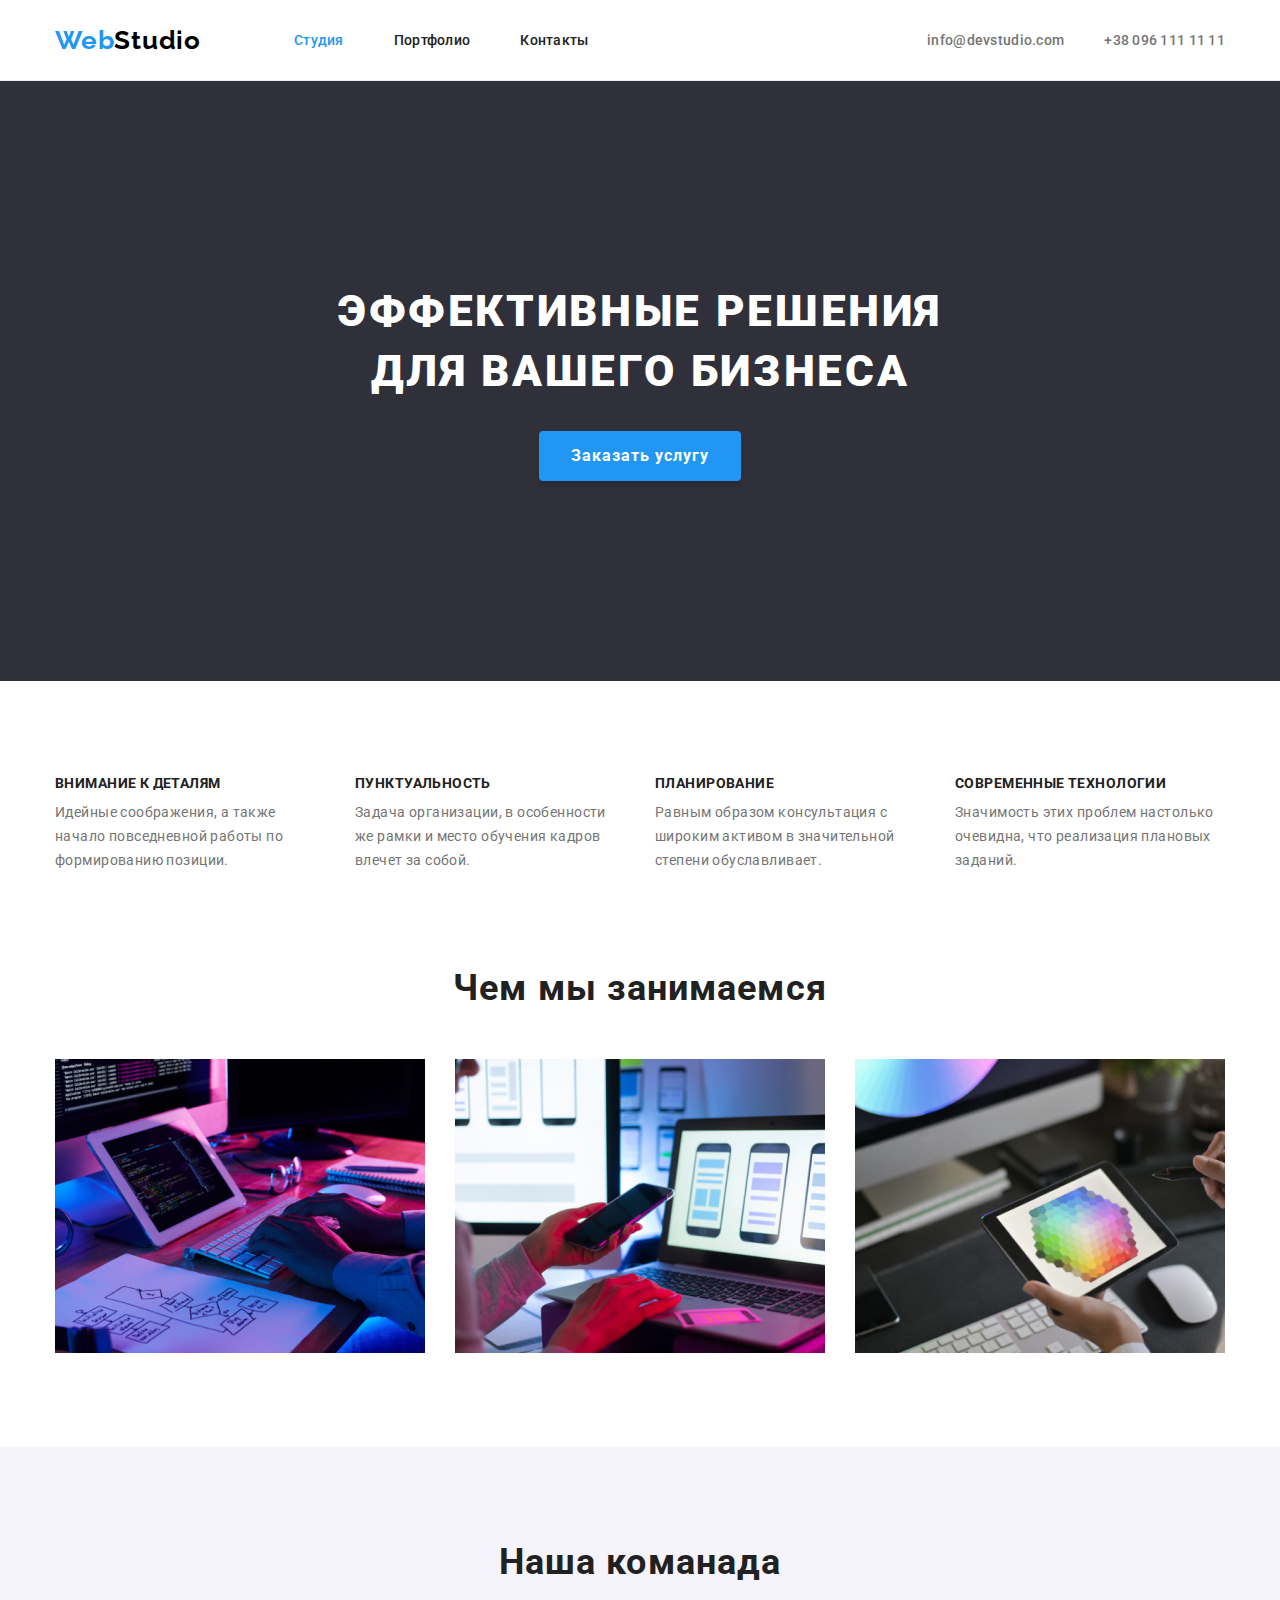
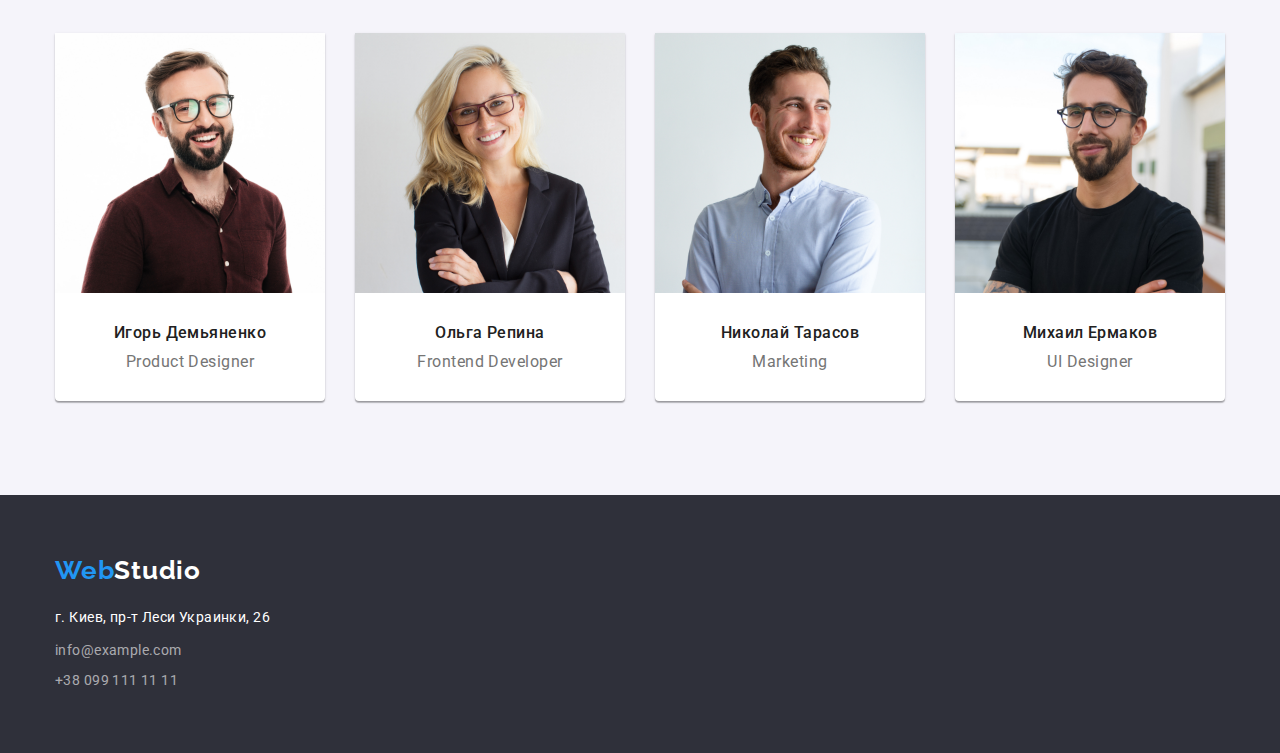
<file: index.html>
<!DOCTYPE html>
<html lang="ru">
<head>
    <meta charset="UTF-8">
    <meta name="viewport" content="width=device-width, initial-scale=1.0">
    <title>Студия</title>
    <link rel="stylesheet" href="https://cdnjs.cloudflare.com/ajax/libs/modern-normalize/1.0.0/modern-normalize.min.css">
    <link rel="preconnect" href="https://fonts.gstatic.com">
    <link href="https://fonts.googleapis.com/css2?family=Raleway:wght@700&family=Roboto:wght@400;500;700;900&display=swap" rel="stylesheet">
    <link rel="stylesheet" href="./css/styles.css">
</head>
<body>
    <header class="header">
        <div class="container">
            <!--Навигация -->
        <nav class="site-nav">
            <!--Логотип-->
            <a class="site-logo link" href="./index.html" aria-label="логотип страниицы"><span class="logo-color">Web</span>Studio</a>
            <ul class="site-nav-menu list">
                <li class="site-nav-menu-item">
                    <a class="site-nav-menu-link link current" href="./index.html">Студия</a>
                </li>                
                <li class="site-nav-menu-item">
                    <a class="site-nav-menu-link link" href="./portfolio.html">Портфолио</a>
                </li>
                <li class="site-nav-menu-item">
                    <a class="site-nav-menu-link link" href="#">Контакты</a>
                </li>
            </ul>
        </nav>
        <!--Контакты -->
        <address class="contacts">
            <ul class="contacts-list list">
                <li class="contacts-list-item">
                    <a class="contacts-list-mail link" href="mailto:info@devstudio.com">info@devstudio.com</a>
                </li>
                <li class="contacts-list-item">
                    <a class="contacts-list-phone link" href="tel:+380961111111">+38 096 111 11 11</a>
                </li>
            </ul>
                     
        </address>
        </div>        
    </header>

    <main class="main">
        <!--герой-->
        <section class="hero-section">
            <div class="container">
                <h1 class="hero-header">Эффективные решения </br> для вашего бизнеса</h1>           
                <button class="hero-button" type="button">Заказать услугу</button>
            </div>                
        </section>

        <section class="advantages-section">
            <div class="container">
                <h2 class="advantages-header visually-hidden">Особенности</h2>
                <ul class="advantages-list list">
                    <li class="advantages-list-item">
                        <h3 class="advantages-name">Внимание к деталям</h3>
                        <p class="advantages-description">
                            Идейные соображения, а также начало повседневной работы по формированию позиции.
                        </p>
                    </li>
                    <li class="advantages-list-item">
                        <h3 class="advantages-name">Пунктуальность</h3>
                        <p class="advantages-description">
                            Задача организации, в особенности же рамки и место обучения кадров влечет за собой.
                        </p>
                    </li>
                    <li class="advantages-list-item">
                        <h3 class="advantages-name">Планирование</h3>
                        <p class="advantages-description">
                            Равным образом консультация с широким активом в значительной степени обуславливает.
                        </p>
                    </li>
                    <li class="advantages-list-item">
                        <h3 class="advantages-name">Современные технологии</h3>
                        <p class="advantages-description">
                            Значимость этих проблем настолько очевидна, что реализация плановых заданий.
                        </p>
                    </li>
                </ul>
            </div>            
        </section>

        <section class="whatwedo-section">
            <div class="container">
                <h2 class="whatwedo-header">Чем мы занимаемся</h2>
                <!--Вероятно изображения будут ссылками-->
                <ul class="whatwedo-list list">
                    <li class="whatwedo-list-item">
                        <a class="whatwedo-list-link" href="#">
                            <img class="whatwedo-list-image" 
                            src="./images/box-1.jpg" alt="рабочее место разработчика" width="370" height="294">
                        </a>
                    </li>
                    <li class="whatwedo-list-item">
                        <a class="whatwedo-list-link" href="#">
                            <img class="whatwedo-list-image" 
                            src="./images/box-2.jpg" alt="телефон и ноутбук" width="370" height="294">
                        </a>
                    </li>
                    <li class="whatwedo-list-item">
                        <a class="whatwedo-list-link" href="#">
                            <img class="whatwedo-list-image" 
                            src="./images/box-3.jpg" alt="цветовая палитра на планшете" width="370" height="294">
                        </a>
                    </li>
                </ul>                       
            </div>                      
        </section>

        <section class="comand-section">
            <div class="container">
                <h2 class="comand-header">Наша команада</h2>
                <ul class="comand-list list">
                    <li class="comand-list-item">
                        <img class="comand-list-item-photo" 
                        src="./images/team/team-1.jpg" alt="Игорь Демьяненко" width="270" height="260">
                        <h3 class="comand-list-item-name">Игорь Демьяненко</h3>                                            
                        <p class="comand-list-item-profession" lang="en">Product Designer</p>                    
                    </li>
                    <li class="comand-list-item">
                        <img class="comand-list-item-photo" 
                        src="./images/team/team-2.jpg" alt="Ольга Репина" width="270" height="260">
                        <h3 class="comand-list-item-name">Ольга Репина</h3> 
                        <p class="comand-list-item-profession" lang="en">Frontend Developer</p>                  
                    </li> 
                    <li class="comand-list-item">
                        <img class="comand-list-item-photo" 
                        src="./images/team/team-3.jpg" alt="Николай Тарасов" width="270" height="260">
                        <h3 class="comand-list-item-name">Николай Тарасов</h3>
                        <p class="comand-list-item-profession" lang="en">Marketing</p>                    
                    </li>
                    <li class="comand-list-item">
                        <img class="comand-list-item-photo" 
                        src="./images/team/team-4.jpg" alt="Михаил Ермаков" width="270" height="260">
                        <h3 class="comand-list-item-name">Михаил Ермаков</h3>
                        <p class="comand-list-item-profession" lang="en">UI Designer</p>                    
                    </li>
                </ul>
            </div>
            
        </section>
        
           
    </main>

    <footer class="footer">
        <div class="container">
            <!--Логотип-->
            <a class="site-logo link" href="./index.html" aria-label="логотип страниицы"><span class="logo-color">Web</span>Studio</a>
            <!--Контактная информация-->
            <address class="footer-contacts">
                <p class="footer-address-physical">г. Киев, пр-т Леси Украинки, 26</p>
                <ul class="footer-address list">
                    <li class="footer-address-item">
                        <a class="footer-address-mail link" href="mailto:info@example.com">info@example.com</a></li>
                    <li class="footer-address-item">
                        <a class="footer-address-phone link" href="tel:+380991111111">+38 099 111 11 11</a></li>
                </ul>                
            </address>
        </div>
    </footer>
    
</body>
</html>
</file>
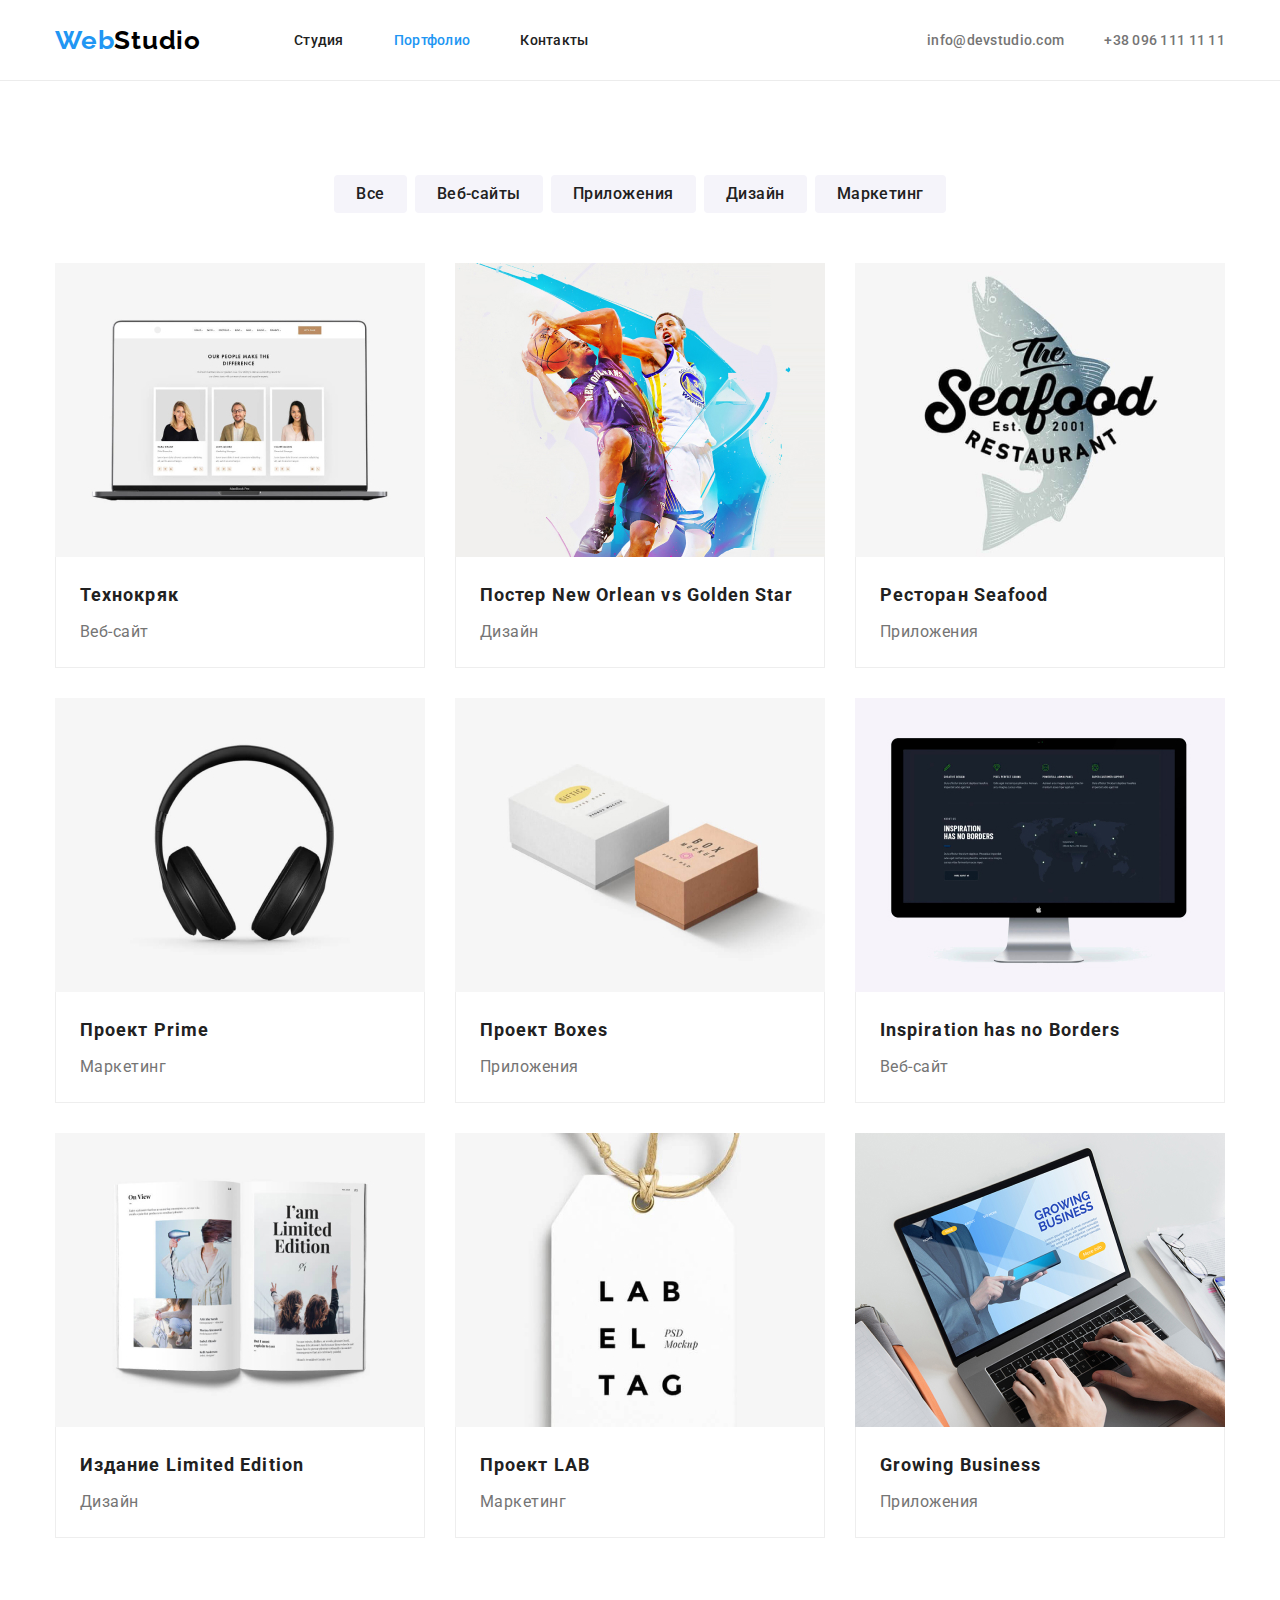
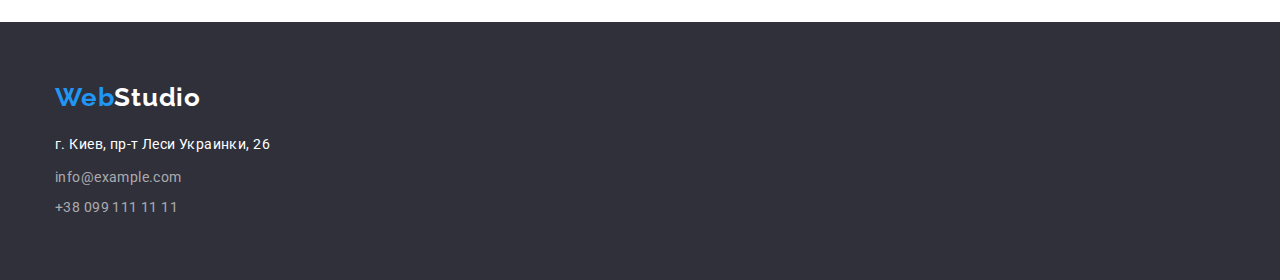
<file: portfolio.html>
<!DOCTYPE html>
<html lang="en">
<head>
    <meta charset="UTF-8">
    <meta name="viewport" content="width=device-width, initial-scale=1.0">
    <title>Портфолио</title>
    <link rel="stylesheet" href="https://cdnjs.cloudflare.com/ajax/libs/modern-normalize/1.0.0/modern-normalize.min.css">
    <link rel="preconnect" href="https://fonts.gstatic.com">
    <link href="https://fonts.googleapis.com/css2?family=Raleway:wght@700&family=Roboto:wght@400;500;700;900&display=swap" rel="stylesheet">
    <link rel="stylesheet" href="./css/styles.css">
</head>
<body>
    <header class="header">
        <div class="container">
            <!--Навигация -->
        <nav class="site-nav">
            <!--Логотип-->
            <a class="site-logo link" href="./index.html" aria-label="логотип страниицы"><span class="logo-color">Web</span>Studio</a>
            <ul class="site-nav-menu list">
                <li class="site-nav-menu-item">
                    <a class="site-nav-menu-link link" href="./index.html">Студия</a>
                </li>                
                <li class="site-nav-menu-item">
                    <a class="site-nav-menu-link link current" href="./portfolio.html">Портфолио</a>
                </li>
                <li class="site-nav-menu-item">
                    <a class="site-nav-menu-link link" href="#">Контакты</a>
                </li>
            </ul>
        </nav>
        <!--Контакты -->
        <address class="contacts">
            <ul class="contacts-list list">
                <li class="contacts-list-item">
                    <a class="contacts-list-mail link" href="mailto:info@devstudio.com">info@devstudio.com</a>
                </li>
                <li class="contacts-list-item">
                    <a class="contacts-list-phone link" href="tel:+380961111111">+38 096 111 11 11</a>
                </li>
            </ul>
                     
        </address>
        </div>        
    </header>

    <main>
        
        <section class="project-section">

            <div class="container">

                <!-- Список кнопок -->
                <ul class="button-list list"> 
                    <li class="button-list-item">
                        <button class="project-button" type="button">Все</button>
                    </li>
                    <li class="button-list-item">
                        <button class="project-button" type="button">Веб-сайты</button>
                    </li>
                    <li class="button-list-item">
                        <button class="project-button" type="button">Приложения</button>
                    </li>
                    <li class="button-list-item">
                        <button class="project-button" type="button">Дизайн</button>
                    </li>
                    <li class="button-list-item">
                        <button class="project-button" type="button">Маркетинг</button>
                    </li>
                </ul>
            
                <!-- Список карточек -->
                <ul class="project-list list">
                    <li class="project-list-item">
                        <a class="project-link link" href="#">
                            <img class="project-img" src="./images/portfolio-projects/img-1.jpg" alt="Фотографии на ноутбуке" width="370" height="294">
                            <div class="text-support">
                                <h3 class="project-name">Технокряк</h3>
                                <p class="project-description">Веб-сайт</p>
                            </div>                            
                        </a>
                    </li>
                    <li class="project-list-item">
                        <a class="project-link link" href="#">
                            <img class="project-img" src="./images/portfolio-projects/img-2.jpg" alt="Баскетболисты" width="370" height="294">
                            <div class="text-support">
                                <h3 class="project-name">Постер New Orlean vs Golden Star</h3>
                                <p class="project-description">Дизайн</p>
                            </div>
                        </a>                   
                    </li>
                    <li class="project-list-item">
                        <a class="project-link link" href="#">
                            <img class="project-img" src="./images/portfolio-projects/img-3.jpg" alt="логотип ресторана" width="370" height="294">
                            <div class="text-support">
                                <h3 class="project-name">Ресторан Seafood</h3>
                                <p class="project-description">Приложения</p>
                            </div>
                        </a>                    
                    </li>
                    <li class="project-list-item">
                        <a class="project-link link" href="#">
                            <img class="project-img" src="./images/portfolio-projects/img-4.jpg" alt="Наушники" width="370" height="294">
                            <div class="text-support">
                                <h3 class="project-name">Проект Prime</h3>
                                <p class="project-description">Маркетинг</p>
                            </div>
                        </a>                    
                    </li>
                    <li class="project-list-item">
                        <a class="project-link link" href="#">
                            <img class="project-img" src="./images/portfolio-projects/img-5.jpg" alt="Две коробке" width="370" height="294">
                            <div class="text-support">
                                <h3 class="project-name">Проект Boxes</h3>
                                <p class="project-description">Приложения</p>
                            </div>
                        </a>                    
                    </li>
                    <li class="project-list-item">
                        <a class="project-link link" href="#">
                            <img class="project-img" src="./images/portfolio-projects/img-6.jpg" alt="Монитор" width="370" height="294">
                            <div class="text-support">
                                <h3 class="project-name">Inspiration has no Borders</h3>
                                <p class="project-description">Веб-сайт</p>
                            </div>
                        </a>                    
                    </li>
                    <li class="project-list-item">
                        <a class="project-link link" href="#">
                            <img class="project-img" src="./images/portfolio-projects/img-7.jpg" alt="Разворот журнала" width="370" height="294">
                            <div class="text-support">
                                <h3 class="project-name">Издание Limited Edition</h3>
                                <p class="project-description">Дизайн</p>
                            </div>
                        </a>                    
                    </li>
                    <li class="project-list-item">
                        <a class="project-link link" href="#">
                            <img class="project-img" src="./images/portfolio-projects/img-8.jpg" alt="Этикетка" width="370" height="294">
                            <div class="text-support">
                                <h3 class="project-name">Проект LAB</h3>
                                <p class="project-description">Маркетинг</p>
                            </div>
                        </a>                    
                    </li>
                    <li class="project-list-item">
                        <a class="project-link link" href="#">
                            <img class="project-img" src="./images/portfolio-projects/img-9.jpg" alt="Ввод текста на ноутбуке" width="370" height="294">
                            <div class="text-support">
                                <h3 class="project-name">Growing Business</h3>
                                <p class="project-description">Приложения</p>
                            </div>
                        </a>                   
                    </li>
                </ul>
            </div>
            
        </section>
        
    </main>

    <footer class="footer">
        <div class="container">
            <!--Логотип-->
            <a class="site-logo link" href="./index.html" aria-label="логотип страниицы"><span class="logo-color">Web</span>Studio</a>
            <!--Контактная информация-->
            <address class="footer-contacts">
                <p class="footer-address-physical">г. Киев, пр-т Леси Украинки, 26</p>
                <ul class="footer-address list">
                    <li class="footer-address-item">
                        <a class="footer-address-mail link" href="mailto:info@example.com">info@example.com</a></li>
                    <li class="footer-address-item">
                        <a class="footer-address-phone link" href="tel:+380991111111">+38 099 111 11 11</a></li>
                </ul>                
            </address>
        </div>
    </footer>
</body>
</html>
</file>
<file: css/styles.css>
/* #2196F3 синий акцент*/
 /* #212121 черный основной*/
 /* #000000 лого */
 /* #757575 дополнительный серый */
 /* #FFFFFF осн заголовок и кнопка */
 /* rgba(255, 255, 255, 0.6) телефон и почта в футере*/
 /* 2F303A вр. фон героя и футера*/

:root{
    --accent-color:  #2196F3;
    --main-font: "Roboto", sans-serif;
}

body{
    font-family: var(--main-font);
}

.list{
    list-style: none;
}

.link{
    text-decoration: none;
}

h1, h2, h3, h4, h5, h6, p{
    margin: 0;
}

ul, ol{
    padding: 0;
    margin: 0;
}

img{
    display: block;
}

.container{
    width: 1200px;
    padding: 0 15px;
    margin: 0 auto;
}

/* ----------------------header--------------------------- */
.header{
    border-bottom: 1px solid #ECECEC;
}

.header .container{
    display: flex;
    align-items: center;
    height: 80px;
}

.site-nav{
    display: flex;
    align-items: center;
}

.site-nav-menu{
    display: flex;
}

.contacts-list{
    display: flex;
    align-items: center;
}

.header .site-logo{
    margin-right: 93px;
}

.site-nav-menu-item:not(:last-child){
    margin-right: 50px;
}

.contacts{
    margin-left: auto;
}

.contacts-list-mail{
    margin-right: 40px;
}

.contacts,
.footer-contacts{
     font-style: normal;
}

.site-logo{
    font-family: 'Raleway', sans-serif;
    font-weight: 700;
    font-size: 26px;
    line-height: 1.192;
    letter-spacing: 0.03em;
    color: #000000;
}

.logo-color{
     color: #2196F3;
}

.site-nav-menu-link{ 
    font-weight: 500;
    font-size: 14px;
    line-height: 1.143;
    letter-spacing: 0.02em;    
    color: #212121;
}

.current{
     color: var(--accent-color);
}

.site-nav-menu-link:hover,
.site-nav-menu-link:focus,
.contacts-list-mail:hover,
.contacts-list-mail:focus,
.contacts-list-phone:hover,
.contacts-list-phone:focus,
.footer-address-mail:hover,
.footer-address-mail:focus,
.footer-address-phone:hover,
.footer-address-phone:focus{
     color: var(--accent-color);
}

.contacts-list-phone,
.contacts-list-mail{
font-weight: 500;
font-size: 14px;
line-height: 1.143;
letter-spacing: 0.02em;
color: #757575;
}
/* -------------end header--------------------- */
/* --------------hero------------------------- */
.hero-section{
    display: flex;
    align-items: center;
    background-color: #2F303A;
    min-height: 600px;
    /* padding-top: 199px; */
    /* margin-bottom: 200px; */
}

/* .hero-content{
    display: flex;
    flex-direction: column;
    text-align: center;
} */

.hero-header{
font-weight: 900;
font-size: 44px;
line-height: 1.364;
text-align: center;
letter-spacing: 0.06em;
text-transform: uppercase;
color: #FFFFFF;
/* margin-top: 200px; */
margin-bottom: 30px;
}

.hero-button{
font-family: var(--main-font);    
font-weight: 700;
font-size: 16px;
line-height: 1.875;
display: flex;
align-items: center;
text-align: center;
letter-spacing: 0.06em;
color: #FFFFFF;
background-color: var(--accent-color);
border: none;
cursor: pointer;
padding: 10px 32px;
margin-left: auto;
margin-right: auto;
box-shadow: 0px 4px 4px rgba(0, 0, 0, 0.15);
border-radius: 4px;
}
/* -----------------end hero-------------------------- */
/* -----------------advantages-------------------------- */
.visually-hidden {
    position: absolute;
    clip: rect(0 0 0 0);
    width: 1px;
    height: 1px;
    margin: -1px;
}

.advantages-section{
    /* margin-top: 94px; */
    padding-top: 94px;
}

.advantages-list{
    display: flex;
}

.advantages-list-item{
    max-width: 270px;
}

.advantages-list-item:not(:last-child){
    margin-right: 30px;
}

.advantages-name{
font-weight: 700;
font-size: 14px;
line-height: 1.143;
letter-spacing: 0.03em;
text-transform: uppercase;
color: #212121;
margin-bottom: 10px;
}

.advantages-description{
font-weight: 400;
font-size: 14px;
line-height: 1.714;
letter-spacing: 0.03em;
color: #757575;
}
/* --------------end advantages */
/* --------------what we do--------------------- */
.whatwedo-section{
    /* margin-top: 94px; */
    padding-top: 94px;
    padding-bottom: 94px;
}

.whatwedo-list{
    display: flex;
}

.whatwedo-header{
    margin-bottom: 50px;
}

.whatwedo-list-item:not(:last-child){
    margin-right: 30px;
}

.whatwedo-header,
.comand-header{
font-weight: 700;
font-size: 36px;
line-height: 1.167;
text-align: center;
letter-spacing: 0.03em;
color: #212121;
}
/* ---------------------end what we do--------------------------- */
/* ---------------------comand----------------------- */
.comand-section{
    padding-top: 94px;
    padding-bottom: 94px;
    background-color: #F5F4FA;
}

.comand-header{
    margin-bottom: 50px;
}

.comand-list{
    display: flex;
}

.comand-list-item{
    background: #FFFFFF;
    /* material shadow v1 */
    box-shadow: 0px 1px 3px rgba(0, 0, 0, 0.12), 0px 1px 1px rgba(0, 0, 0, 0.14), 0px 2px 1px rgba(0, 0, 0, 0.2);
    border-radius: 0px 0px 4px 4px;
    padding-bottom: 30px;
}

.comand-list-item:not(:last-child){
    margin-right: 30px;
}

.comand-list-item-photo{
    margin-bottom: 30px;
}

.comand-list-item-name{
font-weight: 500;
font-size: 16px;
line-height: 1.188;
text-align: center;
letter-spacing: 0.03em;
color: #212121;
margin-bottom: 10px;
}

.comand-list-item-profession{
font-weight: 400;
font-size: 16px;
line-height: 1.188;
text-align: center;
letter-spacing: 0.03em;
color: #757575;
}
/* ---------------------end comand------------------------- */
/* ----------------------footer--------------------- */
.footer{
    padding-top: 60px;
    padding-bottom: 60px;
    background: #2F303A;
}

.footer-address-mail,
.footer-address-phone{
font-weight: 400;
font-size: 14px;
line-height: 1.714;
letter-spacing: 0.03em;
color: rgba(255, 255, 255, 0.6);
}

.footer-address-physical{
font-weight: 400;
font-size: 14px;
line-height: 1.714;
letter-spacing: 0.03em;
color: #FFFFFF;
margin-bottom: 9px;
}

.footer-address-item:not(:last-child){
    margin-bottom: 6px;
}

.footer .site-logo{
    display: inline-block;
    color:#FFFFFF;
    margin-bottom: 20px;
}
/* ------------------end footer-------------------------- */
/* ---------------portfolio projects button------------- */
.project-section{
    padding-top: 94px;
    padding-bottom: 84px;
}

.button-list{
    display: flex;
    justify-content: center;
    margin-bottom: 50px;
}

.button-list-item:not(:last-child){
    margin-right: 8px;
}

.project-button{
font-family: var(--main-font);
font-weight: 500;
font-size: 16px;
line-height: 1.625;
text-align: center;
letter-spacing: 0.03em;
color: #212121;
background: #F5F4FA;
border-radius: 4px;
border: none;
cursor: pointer;
padding: 6px 22px;
}

.project-button:hover,
.project-button:focus{
color: #FFFFFF;
background-color: var(--accent-color);    
}
/* -------------end portfolio projects button---------------- */
/* --------------portfolio projects---------------- */

.project-list{
    display: flex;
    flex-wrap: wrap;
}

.project-list-item{
    width: 370px;
}

.project-list-item:not(:nth-child(3n)){
    margin-right: 30px;
}

.project-list-item:not(:nth-last-child(-n+3)){
    margin-bottom: 30px;
}

.text-support{
    border: solid 1px #EEEEEE;
    border-top: none;
    padding: 20px 24px;
}

.project-name{
font-weight: 700;
font-size: 18px;
line-height: 2;
letter-spacing: 0.06em;
color: #212121;
margin-bottom: 4px;
}

.project-description{
font-weight: 400;
font-size: 16px;
line-height: 1.875;
letter-spacing: 0.03em;
color: #757575;
}
/* ------------end portfolio projects----------- */
</file>
